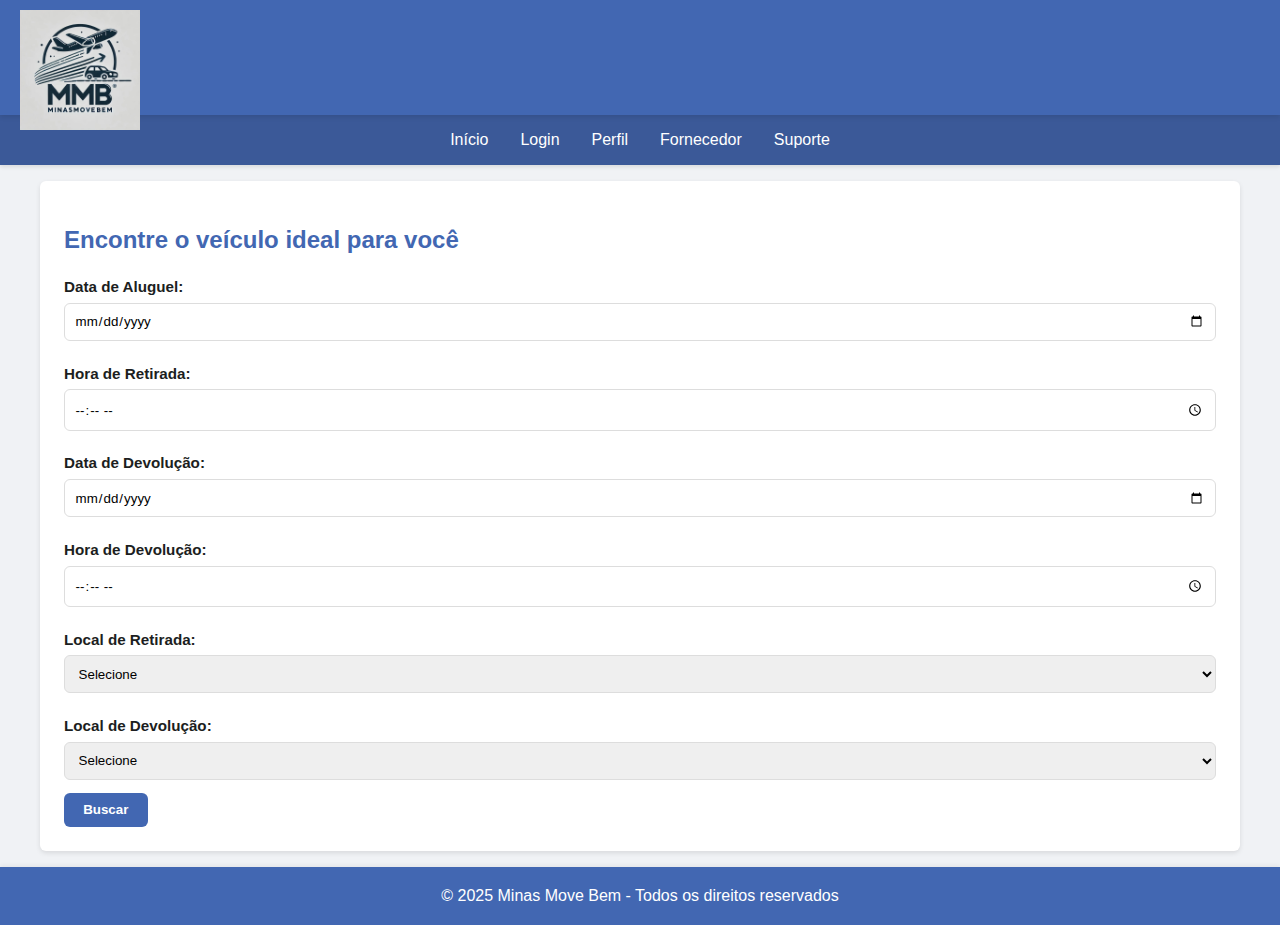
<file: index.html>
<!DOCTYPE html>
<html lang="pt-BR">
<head>
  <meta charset="UTF-8">
  <title>Minas Move Bem - Aluguel de Veículos</title>
  <link rel="stylesheet" href="style.css">
  <script src="script.js"></script>
</head>
<body onload="checkIndex()">
<header>
  <img src="img/logo.png" alt="Minas Move Bem Logo" class="logo">
  <h1>Minas Move Bem</h1>
</header>
<nav id="mainNav">
  <a href="index.html" id="inicioLink">Início</a>
  <a href="login.html" id="loginLink">Login</a>
  <a href="profile.html" id="perfilLink">Perfil</a>
  <a href="supplier.html" id="fornecedorLink">Fornecedor</a>
  <a href="admin.html" id="adminLink" style="display:none;">ADM</a>
  <a href="myrentals.html" id="myRentalsLink" style="display:none;">Meus Aluguéis</a>
  <a href="suporte.html">Suporte</a>
</nav>

<div class="container">
  <h2>Encontre o veículo ideal para você</h2>
  <form onsubmit="return handleSearch(event)">
    <label for="data-aluguel">Data de Aluguel:</label>
    <input type="date" id="data-aluguel" name="data-aluguel" required>

    <label for="hora-aluguel">Hora de Retirada:</label>
    <input type="time" id="hora-aluguel" name="hora-aluguel" required>

    <label for="data-devolucao">Data de Devolução:</label>
    <input type="date" id="data-devolucao" name="data-devolucao" required>

    <label for="hora-devolucao">Hora de Devolução:</label>
    <input type="time" id="hora-devolucao" name="hora-devolucao" required>

    <label for="local-retirada">Local de Retirada:</label>
    <select id="local-retirada" name="local-retirada" required>
      <option value="">Selecione</option>
      <option value="São Paulo">São Paulo</option>
      <option value="Rio de Janeiro">Rio de Janeiro</option>
      <option value="São Bernardo">São Bernardo</option>
    </select>

    <label for="local-devolucao">Local de Devolução:</label>
    <select id="local-devolucao" name="local-devolucao" required>
      <option value="">Selecione</option>
      <option value="São Paulo">São Paulo</option>
      <option value="Rio de Janeiro">Rio de Janeiro</option>
      <option value="São Bernardo">São Bernardo</option>
    </select>

    <button type="submit">Buscar</button>
  </form>
</div>

<footer>
  <p>&copy; 2025 Minas Move Bem - Todos os direitos reservados</p>
</footer>

<script>
  function checkIndex() {
    const user = getLoggedUser();
    const loginLink = document.getElementById('loginLink');
    const adminLink = document.getElementById('adminLink');
    const myRentalsLink = document.getElementById('myRentalsLink');

    if (user) {
      loginLink.style.display = 'none';
      myRentalsLink.style.display = 'inline-block';
      if (user.isAdmin) {
        adminLink.style.display = 'inline-block';
      }
    }
  }

  function handleSearch(e) {
    e.preventDefault();
    // salva data-aluguel e data-devolucao no localStorage
    const startDate = document.getElementById('data-aluguel').value;
    const endDate = document.getElementById('data-devolucao').value;

    localStorage.setItem('startDate', startDate);
    localStorage.setItem('endDate', endDate);

    // Redireciona para vehicles.html
    window.location.href = 'vehicles.html';
    return false;
  }
</script>
</body>
</html>
</file>
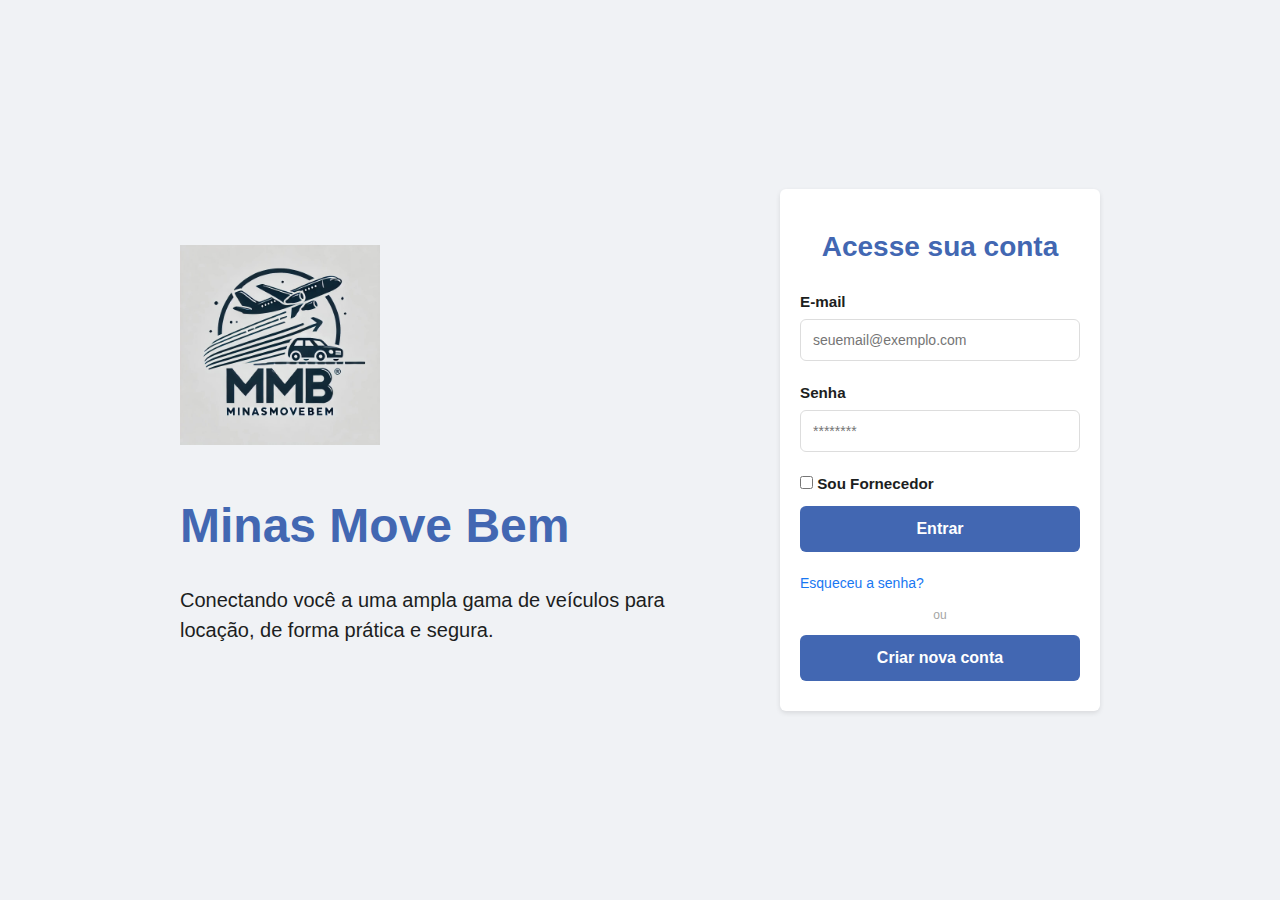
<file: admin.html>
<!DOCTYPE html>
<html lang="pt-BR">
<head>
  <meta charset="UTF-8">
  <title>Painel Administrativo - Minas Move Bem</title>
  <link rel="stylesheet" href="style.css">
  <style>
      /* Exemplo simples de menu lateral */
      .admin-container {
          display: flex;
      }
      .admin-menu {
          width: 200px;
          background: #34495e;
          color: #fff;
          min-height: 80vh;
          padding: 1rem;
      }
      .admin-menu a {
          display: block;
          color: #fff;
          text-decoration: none;
          margin: 0.5rem 0;
      }
      .admin-content {
          flex: 1;
          padding: 1rem;
      }
  </style>
</head>
<body onload="loadAdmin()">
<header>
  <img src="img/logo.png" alt="Minas Move Bem Logo" class="logo">
  <h1>Painel Administrativo</h1>
</header>
<div class="admin-container">
  <div class="admin-menu">
    <h3>Menu ADM</h3>
    <a href="index.html">Início</a>
    <a href="vehicles.html">Ver Veículos Disponíveis</a>
    <a href="supplier.html">Gerenciar Todos Veículos</a>
    <a href="myrentals.html">Meus Aluguéis</a>
    <a href="profile.html">Perfil</a>
    <a href="suporte.html">Suporte</a>
  </div>
  <div class="admin-content" id="adminContent">
    <h2>Bem-vindo(a) Administrador(a)!</h2>
    <p>Aqui você pode controlar todo o sistema sem restrições.</p>
  </div>
</div>
<footer>
  <p>&copy; 2025 Minas Move Bem</p>
</footer>

<script src="script.js"></script>
<script>
  function loadAdmin() {
    const user = getLoggedUser();
    if (!user || !user.isAdmin) {
      alert("Acesso restrito ao ADM.");
      window.location.href = "login.html";
      return;
    }
  }
</script>
</body>
</html>
</file>
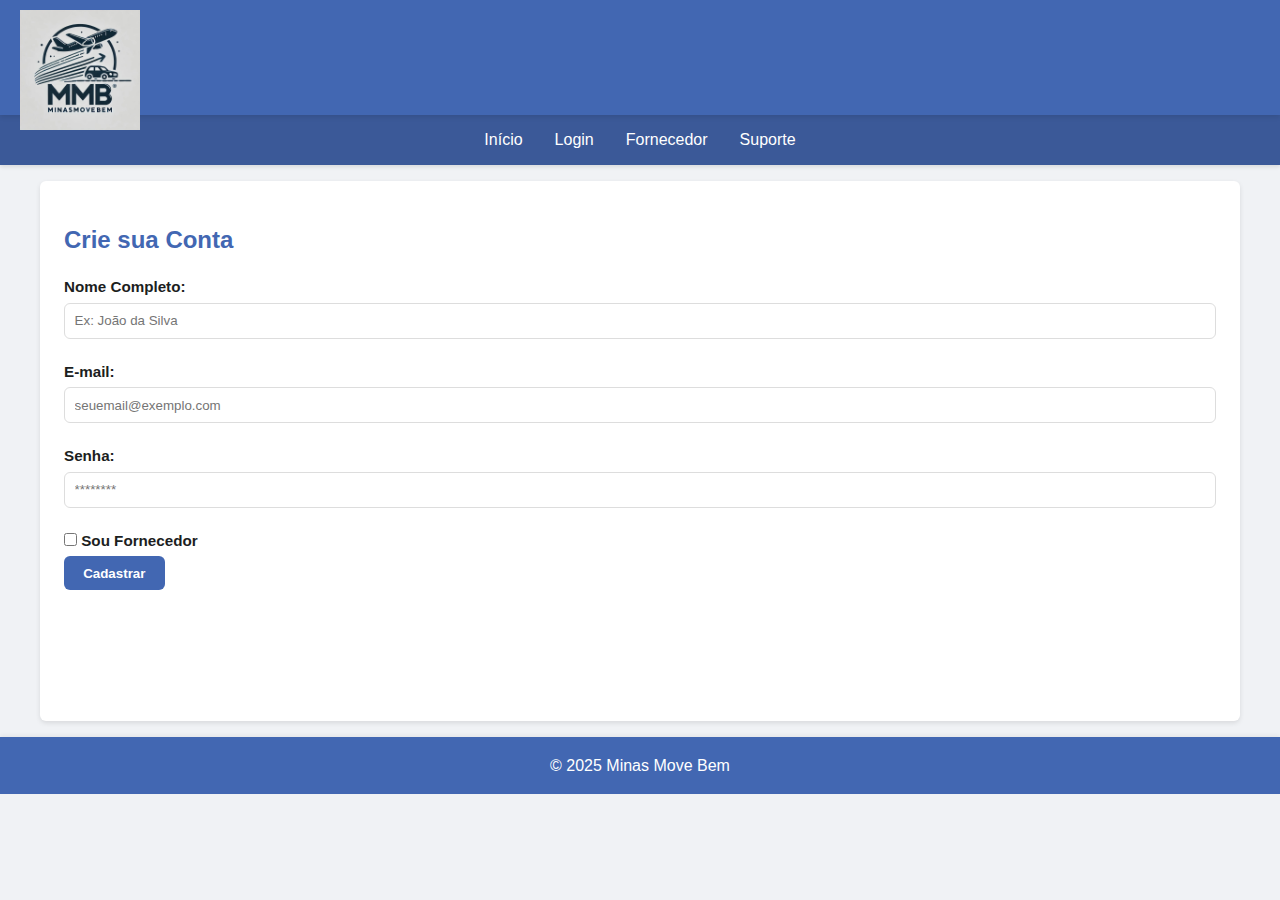
<file: cadastro.html>
<!DOCTYPE html>
<html lang="pt-BR">
<head>
  <meta charset="UTF-8">
  <title>Cadastro - Minas Move Bem</title>
  <link rel="stylesheet" href="style.css">
</head>
<body>
<header>
  <img src="img/logo.png" alt="Minas Move Bem Logo" class="logo">
  <h1>Cadastro</h1>
</header>
<nav>
  <a href="index.html">Início</a>
  <a href="login.html">Login</a>
  <a href="supplier.html">Fornecedor</a>
  <a href="suporte.html">Suporte</a>
</nav>
<div class="container">
  <h2>Crie sua Conta</h2>
  <form onsubmit="return handleRegister(event)">
    <label for="nome">Nome Completo:</label>
    <input type="text" id="nome" placeholder="Ex: João da Silva" required>

    <label for="email">E-mail:</label>
    <input type="email" id="email" placeholder="seuemail@exemplo.com" required>

    <label for="senha">Senha:</label>
    <input type="password" id="senha" placeholder="********" required>

    <label>
      <input type="checkbox" id="supplierCheck">
      Sou Fornecedor
    </label>

    <!-- Campo que aparece somente se for fornecedor -->
    <div id="specialPassArea" style="display:none;">
      <label for="specialPass">Senha Especial:</label>
      <input type="password" id="specialPass" placeholder="220423">
    </div>

    <button type="submit">Cadastrar</button>
  </form>
</div>
<footer>
  <p>&copy; 2025 Minas Move Bem</p>
</footer>

<script src="script.js"></script>
<script>
  const supplierCheck = document.getElementById('supplierCheck');
  supplierCheck.addEventListener('change', () => {
    const spArea = document.getElementById('specialPassArea');
    if (supplierCheck.checked) {
      spArea.style.display = 'block';
    } else {
      spArea.style.display = 'none';
    }
  });

  function handleRegister(e) {
    e.preventDefault();
    const name = document.getElementById('nome').value;
    const email = document.getElementById('email').value;
    const password = document.getElementById('senha').value;
    const isSupplier = document.getElementById('supplierCheck').checked;
    const specialPass = document.getElementById('specialPass').value;

    const result = registerUser(email, password, name, isSupplier, specialPass);
    if (!result.success) {
      alert(result.msg);
      return false;
    }
    alert(result.msg);
    window.location.href = 'login.html';
    return false;
  }
</script>
</body>
</html>
</file>
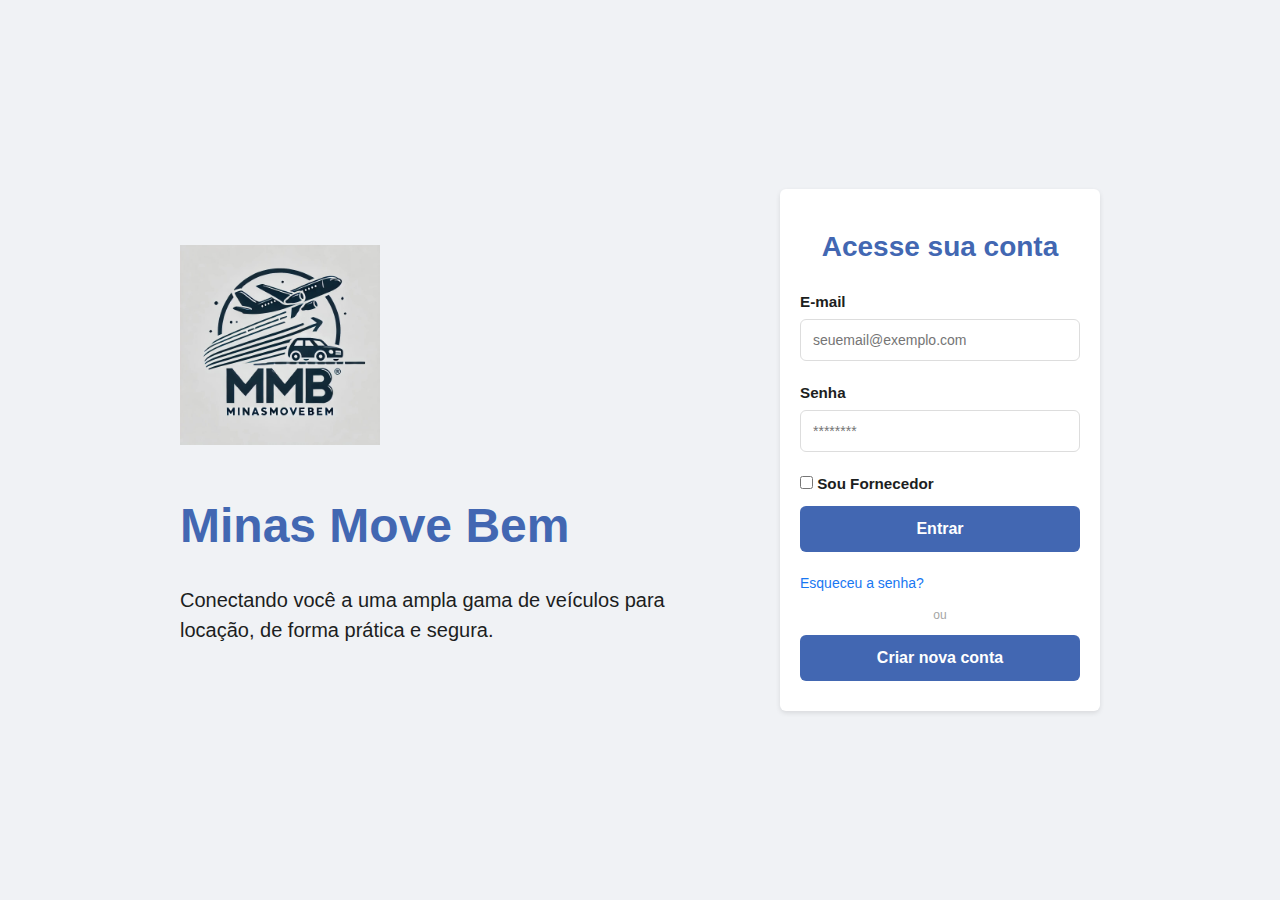
<file: login.html>
<!DOCTYPE html>
<html lang="pt-BR">
<head>
  <meta charset="UTF-8" />
  <title>Login - Minas Move Bem</title>
  <link rel="stylesheet" href="style.css">
</head>
<body>
<!--
  Página de LOGIN inspirada no layout do Facebook:
  Duas colunas (à esquerda o logo + frase, à direita o formulário).
  A “index.html” do seu site permanece como está!
-->
<div class="home-container">
  <!-- COLUNA ESQUERDA: Logo e texto -->
  <div class="left-col">
    <img src="img/logo.png" alt="Logo Minas Move Bem" style="max-width: 200px; margin-bottom: 20px;">
    <h1>Minas Move Bem</h1>
    <p>Conectando você a uma ampla gama de veículos para locação, de forma prática e segura.</p>
  </div>

  <!-- COLUNA DIREITA: Formulário de login -->
  <div class="right-col">
    <div class="login-box">
      <h2>Acesse sua conta</h2>
      <form onsubmit="return handleLogin(event)">
        <label for="email">E-mail</label>
        <input type="email" id="email" placeholder="seuemail@exemplo.com" required>

        <label for="senha">Senha</label>
        <input type="password" id="senha" placeholder="********" required>

        <!-- (Opcional) Checkbox para login de fornecedor -->
        <div style="margin: 10px 0;">
          <label>
            <input type="checkbox" id="isSupplier">
            Sou Fornecedor
          </label>
        </div>

        <button type="submit">Entrar</button>
      </form>

      <a href="#" style="margin-top: 10px; display:inline-block;">Esqueceu a senha?</a>

      <div class="divider">ou</div>

      <!-- Botão para criar conta, linkando cadastro.html -->
      <button class="create-account-btn" onclick="window.location.href='cadastro.html'">
        Criar nova conta
      </button>
    </div>
  </div>
</div>

<!-- SEU ARQUIVO DE SCRIPT -->
<script src="script.js"></script>
<script>
  function handleLogin(event) {
    event.preventDefault();
    const email = document.getElementById('email').value.trim();
    const password = document.getElementById('senha').value.trim();
    const isSupplierLogin = document.getElementById('isSupplier').checked;

    // Usa a função do script.js
    const success = loginUser(email, password, isSupplierLogin);
    if (!success) {
      alert("Credenciais inválidas ou tipo de usuário incorreto.");
      return false;
    }

    // Se deu certo: redirecionar
    alert("Login bem-sucedido!");
    window.location.href = "index.html";
    // Ajuste se quiser redirecionar fornecedor para supplier.html, por ex.:
    // if(isSupplierLogin) window.location.href = "supplier.html";

    return false;
  }
</script>
</body>
</html>
</file>
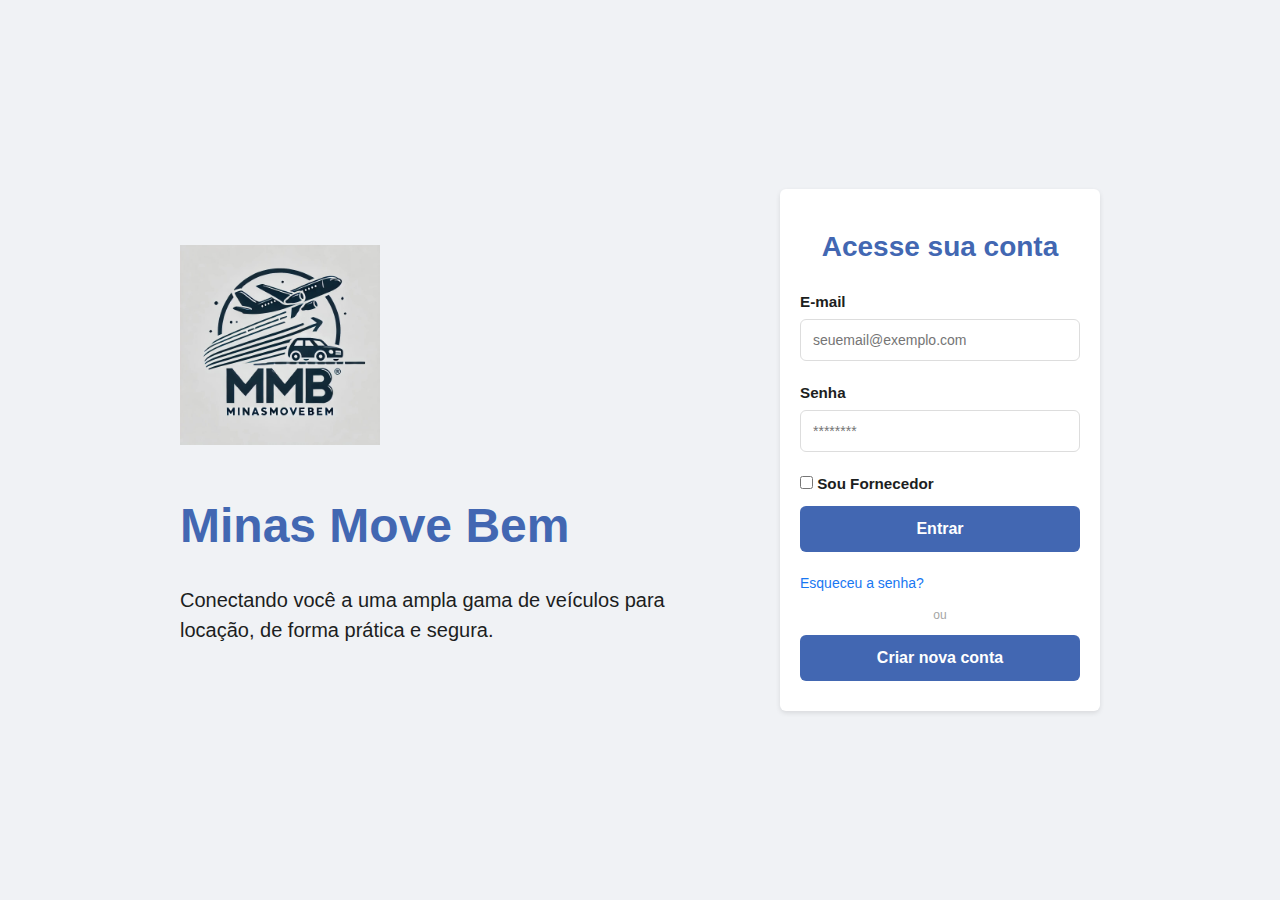
<file: myrentals.html>
<!DOCTYPE html>
<html lang="pt-BR">
<head>
  <meta charset="UTF-8">
  <title>Meus Aluguéis - Minas Move Bem</title>
  <link rel="stylesheet" href="style.css">
</head>
<body onload="loadMyRentals()">
<header>
  <img src="img/logo.png" alt="Minas Move Bem Logo" class="logo">
  <h1>Meus Aluguéis</h1>
</header>
<nav>
  <a href="index.html">Início</a>
  <a href="login.html" id="loginLink">Login</a>
  <a href="profile.html">Perfil</a>
  <a href="supplier.html">Fornecedor</a>
  <a href="admin.html" id="adminLink" style="display:none;">ADM</a>
  <a href="myrentals.html" style="display:none;" id="myRentalsLink">Meus Aluguéis</a>
  <a href="suporte.html">Suporte</a>
</nav>
<div class="container" id="rentalsContainer">
</div>
<footer>
  <p>&copy; 2025 Minas Move Bem</p>
</footer>

<script src="script.js"></script>
<script>
  let user = null;

  function loadMyRentals() {
    user = getLoggedUser();
    if (!user) {
      alert("Você precisa estar logado.");
      window.location.href = "login.html";
      return;
    }
    document.getElementById('loginLink').style.display = 'none';
    document.getElementById('myRentalsLink').style.display = 'inline-block';
    if (user.isAdmin) {
      document.getElementById('adminLink').style.display = 'inline-block';
    }

    renderRentals();
  }

  function renderRentals() {
    const cont = document.getElementById('rentalsContainer');
    if (!user.rentals || user.rentals.length === 0) {
      cont.innerHTML = "<p>Você ainda não alugou nenhum veículo.</p>";
      return;
    }
    let html = "<h2>Veículos Alugados</h2><ul class='item-list'>";
    user.rentals.forEach(vid => {
      const v = getVehicleById(vid);
      if (!v) return;
      html += `
          <li class="item">
            <img src="${v.photo || 'https://via.placeholder.com/300x200?text=Veículo'}" alt="${v.name}">
            <p><strong>${v.name}</strong></p>
            <button class="button" onclick="showRatingForm(${v.id})">Avaliar</button>
          </li>
        `;
    });
    html += "</ul>";
    cont.innerHTML = html;
  }

  function showRatingForm(vehicleId) {
    const v = getVehicleById(vehicleId);
    const cont = document.getElementById('rentalsContainer');
    const existingReview = getReviewsByVehicle(vehicleId).find(r => r.userId == user.id);

    const ratingVal = existingReview ? existingReview.rating : 5;
    const commentVal = existingReview ? existingReview.comment : "";

    cont.innerHTML = `
        <h2>Avaliar Veículo: ${v.name}</h2>
        <label>Nota (1-5):</label>
        <input type="number" id="ratingValue" min="1" max="5" value="${ratingVal}">
        <label>Comentário:</label>
        <textarea id="ratingComment" rows="3">${commentVal}</textarea>
        <button class="button" onclick="saveRating(${v.id})">Salvar Avaliação</button>
        <button class="button" onclick="renderRentals()">Cancelar</button>
      `;
  }

  function saveRating(vehicleId) {
    const ratingValue = document.getElementById('ratingValue').value;
    const ratingComment = document.getElementById('ratingComment').value;

    createReview({
      userId: user.id,
      vehicleId,
      rating: ratingValue,
      comment: ratingComment
    });
    alert("Avaliação salva!");
    renderRentals();
  }
</script>
</body>
</html>
</file>
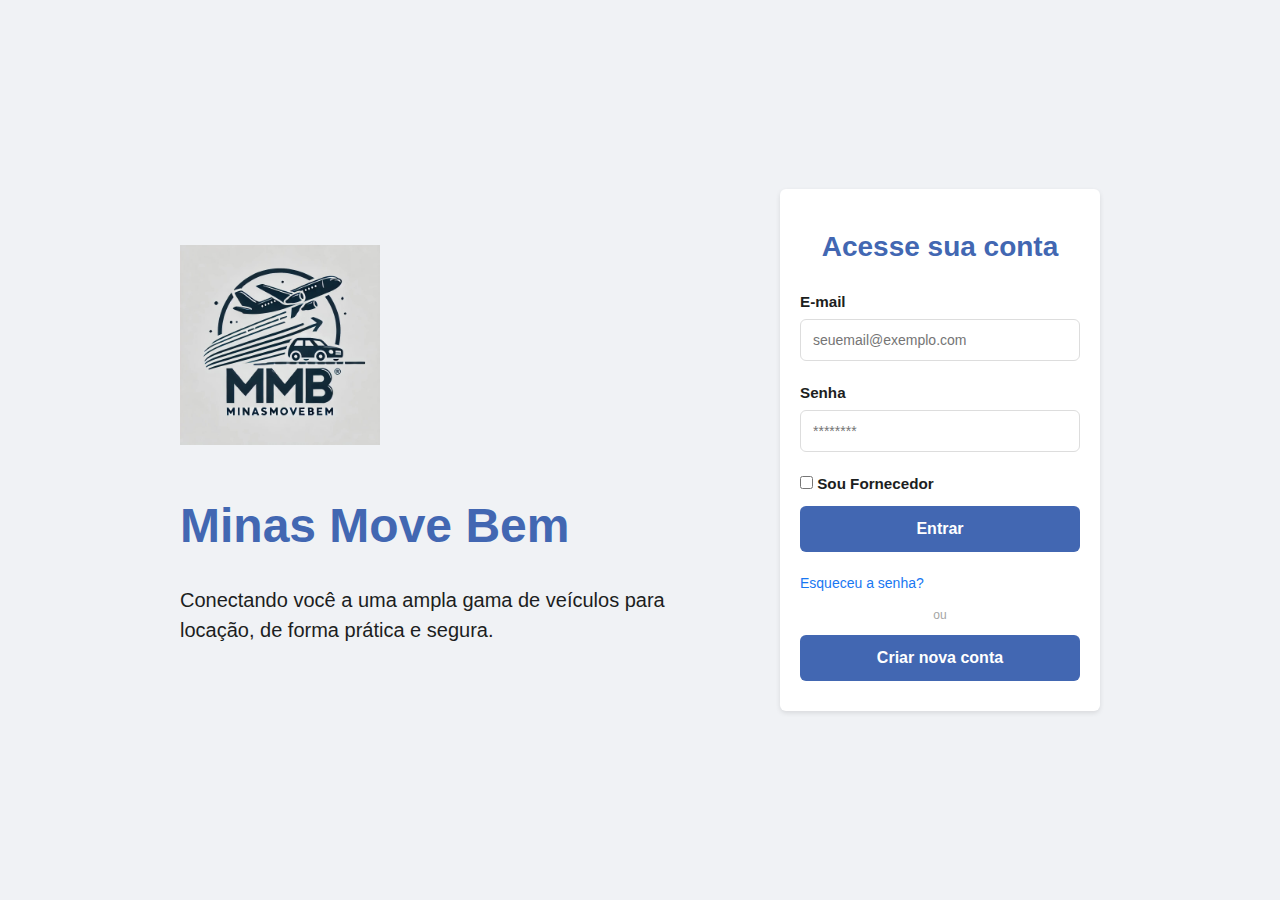
<file: payment-next.html>
<!DOCTYPE html>
<html lang="pt-BR">
<head>
  <meta charset="UTF-8">
  <title>Finalize seu Pagamento - Minas Move Bem</title>
  <link rel="stylesheet" href="style.css">
</head>
<body onload="loadPaymentNext()">
<header>
  <img src="img/logo.png" alt="Minas Move Bem Logo" class="logo">
  <h1>Finalize seu Pagamento</h1>
</header>
<nav>
  <a href="index.html">Início</a>
  <a href="login.html" id="loginLink">Login</a>
  <a href="profile.html">Perfil</a>
  <a href="supplier.html">Fornecedor</a>
  <a href="admin.html" id="adminLink" style="display:none;">ADM</a>
  <a href="myrentals.html" style="display:none;" id="myRentalsLink">Meus Aluguéis</a>
  <a href="suporte.html">Suporte</a>
</nav>
<div class="container" id="paymentNextContainer">
</div>
<footer>
  <p>&copy; 2025 Minas Move Bem</p>
</footer>

<script src="script.js"></script>
<script>
  let vehicleId = null;
  let paymentMethod = null;
  let currentUser = null;

  function loadPaymentNext() {
    currentUser = getLoggedUser();
    if (!currentUser) {
      alert("Você precisa estar logado.");
      window.location.href = "login.html";
      return;
    } else {
      document.getElementById('loginLink').style.display = 'none';
      document.getElementById('myRentalsLink').style.display = 'inline-block';
      if (currentUser.isAdmin) {
        document.getElementById('adminLink').style.display = 'inline-block';
      }
    }

    const urlParams = new URLSearchParams(window.location.search);
    vehicleId = urlParams.get('id');
    paymentMethod = urlParams.get('method');
    const vehicle = getVehicleById(vehicleId);
    if (!vehicle) {
      document.getElementById('paymentNextContainer').innerHTML = "<p>Veículo não encontrado.</p>";
      return;
    }
    let methodText = (paymentMethod === 'pix' ? "Pix" : "Boleto");
    document.getElementById('paymentNextContainer').innerHTML = `
        <h2>${methodText} - Instruções</h2>
        <p>Depois que seu pagamento for confirmado, você receberá um e-mail confirmando o aluguel do veículo <strong>${vehicle.name}</strong>.</p>
        <p>Para prosseguir, clique no botão abaixo. (Simulação)</p>
        <button class="button" onclick="confirmPayment()">Confirmar Pagamento</button>
      `;
  }

  function confirmPayment() {
    updateVehicle(vehicleId, { status: "Alugado" });
    const users = getData('users');
    const me = users.find(u => u.id === currentUser.id);
    if (!me.rentals.includes(Number(vehicleId))) {
      me.rentals.push(Number(vehicleId));
    }
    setData('users', users);

    alert("Pagamento confirmado. Veículo alugado!");
    window.location.href = "success.html?id=" + vehicleId;
  }
</script>
</body>
</html>
</file>
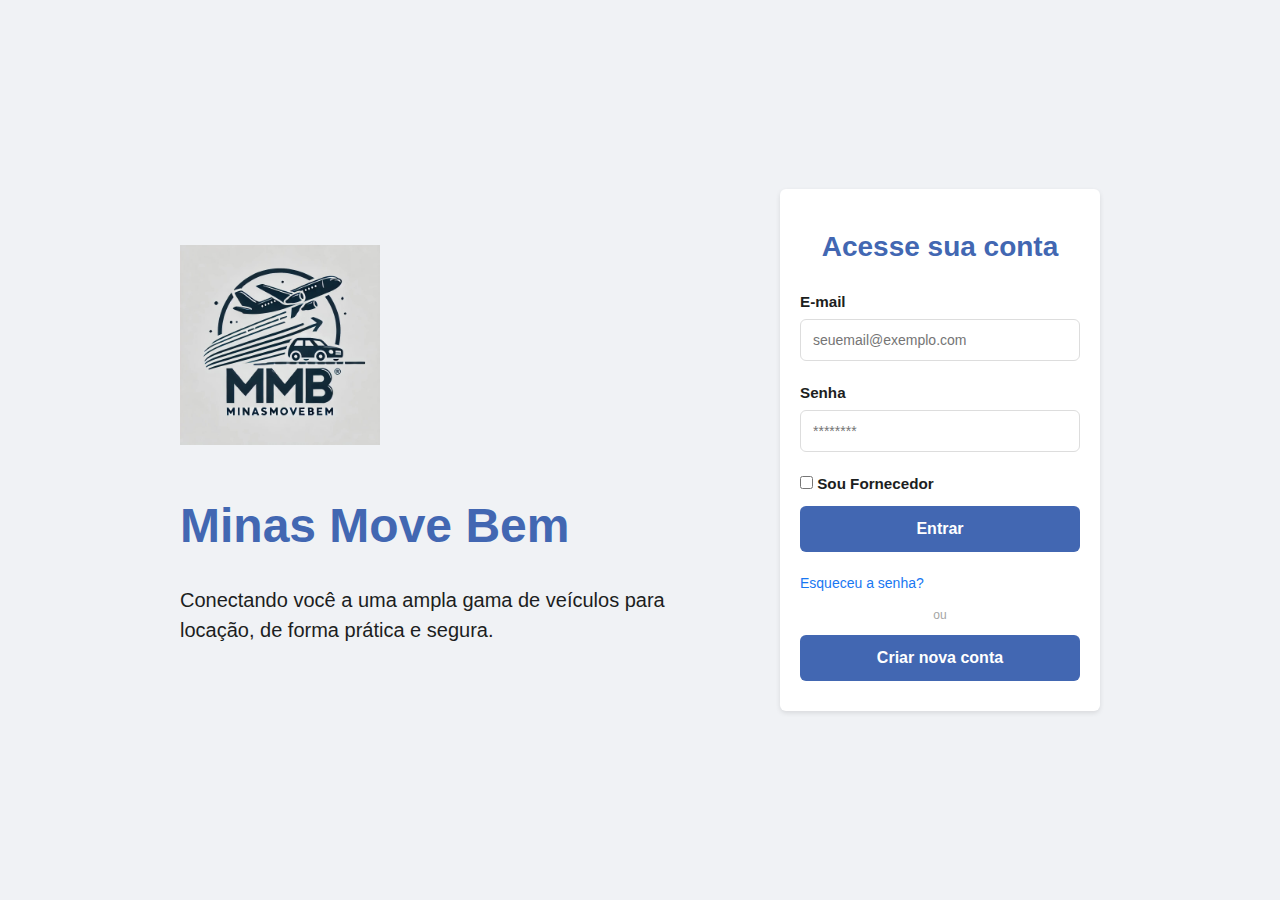
<file: payment.html>
<!DOCTYPE html>
<html lang="pt-BR">
<head>
  <meta charset="UTF-8">
  <title>Pagamento - Minas Move Bem</title>
  <link rel="stylesheet" href="style.css">
</head>
<body onload="checkPaymentAccess()">
<header>
  <img src="img/logo.png" alt="Minas Move Bem Logo" class="logo">
  <h1>Tela de Pagamento</h1>
</header>
<nav>
  <a href="index.html" id="inicioLink">Início</a>
  <a href="login.html" id="loginLink">Login</a>
  <a href="profile.html">Perfil</a>
  <a href="supplier.html">Fornecedor</a>
  <a href="admin.html" id="adminLink" style="display:none;">ADM</a>
  <a href="myrentals.html" style="display:none;" id="myRentalsLink">Meus Aluguéis</a>
  <a href="suporte.html">Suporte</a>
</nav>
<div class="container">
  <div id="paymentBox"></div>
</div>
<footer>
  <p>&copy; 2025 Minas Move Bem</p>
</footer>

<script src="script.js"></script>
<script>
  let vehicleId = null;
  let totalPrice = 0;
  let paymentMethod = 'cartao';
  let currentUser = null;

  function checkPaymentAccess() {
    currentUser = getLoggedUser();
    if (!currentUser) {
      alert("Você precisa estar logado para efetuar o pagamento.");
      window.location.href = "login.html";
      return;
    } else {
      document.getElementById('loginLink').style.display = 'none';
      document.getElementById('myRentalsLink').style.display = 'inline-block';
      if (currentUser.isAdmin) {
        document.getElementById('adminLink').style.display = 'inline-block';
      }
    }
    const urlParams = new URLSearchParams(window.location.search);
    vehicleId = urlParams.get('id');
    const vehicle = getVehicleById(vehicleId);
    if (!vehicle || vehicle.status !== "Disponível") {
      alert("Veículo inválido ou não disponível.");
      window.location.href = "index.html";
      return;
    }
    renderPaymentForm(vehicle);
  }

  function renderPaymentForm(vehicle) {
    const days = localStorage.getItem('rentalDays') || 1;
    const dailyPrice = parsePriceToNumber(vehicle.price);
    totalPrice = dailyPrice * days;

    const paymentBox = document.getElementById('paymentBox');
    paymentBox.innerHTML = `
      <h2>Pagamento para: ${vehicle.name}</h2>
      <p><strong>Preço/dia:</strong> ${vehicle.price}</p>
      <p><strong>Dias:</strong> ${days}</p>
      <p><strong>Total:</strong> R$ ${totalPrice}</p>
      <hr>
      <p>Escolha a forma de pagamento:</p>
      <label><input type="radio" name="pagamento" value="cartao" checked onchange="selectPaymentMethod('cartao')"> Cartão de Crédito</label><br>
      <label><input type="radio" name="pagamento" value="boleto" onchange="selectPaymentMethod('boleto')"> Boleto</label><br>
      <label><input type="radio" name="pagamento" value="pix" onchange="selectPaymentMethod('pix')"> Pix</label><br><br>

      <div id="paymentOptions"></div>

      <button id="payBtn" class="button">Confirmar Pagamento</button>
    `;

    document.getElementById('payBtn').onclick = () => handlePayment(vehicle.id);
    selectPaymentMethod('cartao');
  }

  function selectPaymentMethod(method) {
    paymentMethod = method;
    const paymentOptions = document.getElementById('paymentOptions');
    const payBtn = document.getElementById('payBtn');

    if (method === 'cartao') {
      payBtn.textContent = "Confirmar Pagamento";
      paymentOptions.innerHTML = `
        <h3>Cartão de Crédito</h3>
        <label>Número do Cartão (16 dígitos):</label>
        <input type="text" id="cardNumber" placeholder="XXXX XXXX XXXX XXXX" maxlength="19">
        <label>Validade (MM/AA):</label>
        <input type="text" id="cardExp" placeholder="MM/AA" maxlength="5">
        <label>CVV (3 dígitos):</label>
        <input type="text" id="cardCVV" placeholder="XXX" maxlength="3">
      `;
    } else if (method === 'boleto') {
      payBtn.textContent = "Próximo";
      paymentOptions.innerHTML = `
        <h3>Boleto</h3>
        <p>Valor a pagar: R$ ${totalPrice}</p>
        <img src="img/boleto.png" alt="Boleto" style="max-width:200px;">
      `;
    } else {
      payBtn.textContent = "Próximo";
      paymentOptions.innerHTML = `
        <h3>Pix</h3>
        <p>Código Pix gerado: ${generateRandomPixCode()}</p>
        <img src="img/pix.png" alt="QRCode Pix" style="max-width:200px;">
      `;
    }
  }

  function handlePayment(vid) {
    if (paymentMethod === 'cartao') {
      const num = (document.getElementById('cardNumber').value || "").replace(/\s/g, '');
      const exp = document.getElementById('cardExp').value;
      const cvv = document.getElementById('cardCVV').value;

      if (!/^\d{16}$/.test(num)) {
        alert("Número de cartão inválido. 16 dígitos numéricos.");
        return;
      }
      if (!/^\d{2}\/\d{2}$/.test(exp)) {
        alert("Validade inválida. Formato MM/AA.");
        return;
      }
      if (!/^\d{3}$/.test(cvv)) {
        alert("CVV inválido.");
        return;
      }
      finalizePayment(vid);
    } else {
      // boleto ou pix => redirect
      window.location.href = "payment-next.html?id=" + vid + "&method=" + paymentMethod;
    }
  }

  function finalizePayment(vehicleId) {
    // Calcular data final
    const days = localStorage.getItem('rentalDays') || 1;
    const today = new Date();
    const rentUntilDate = new Date(today.getTime() + days * 86400000);
    const y = rentUntilDate.getFullYear();
    const m = String(rentUntilDate.getMonth() + 1).padStart(2, '0');
    const d = String(rentUntilDate.getDate()).padStart(2, '0');
    const rentUntilStr = `${y}-${m}-${d}`;

    updateVehicle(vehicleId, {
      status: "Alugado",
      rentUntil: rentUntilStr
    });

    // Adicionar no rentals do usuário
    const users = getData('users');
    const me = users.find(u => u.id === currentUser.id);
    if (!me.rentals.includes(Number(vehicleId))) {
      me.rentals.push(Number(vehicleId));
    }
    setData('users', users);

    alert("Pagamento confirmado. Veículo alugado até " + rentUntilStr);
    window.location.href = "success.html?id=" + vehicleId;
  }

  function generateRandomPixCode() {
    let code = "PIX-";
    for (let i=0; i<10; i++) {
      code += Math.floor(Math.random() * 10);
    }
    return code;
  }
</script>
</body>
</html>
</file>
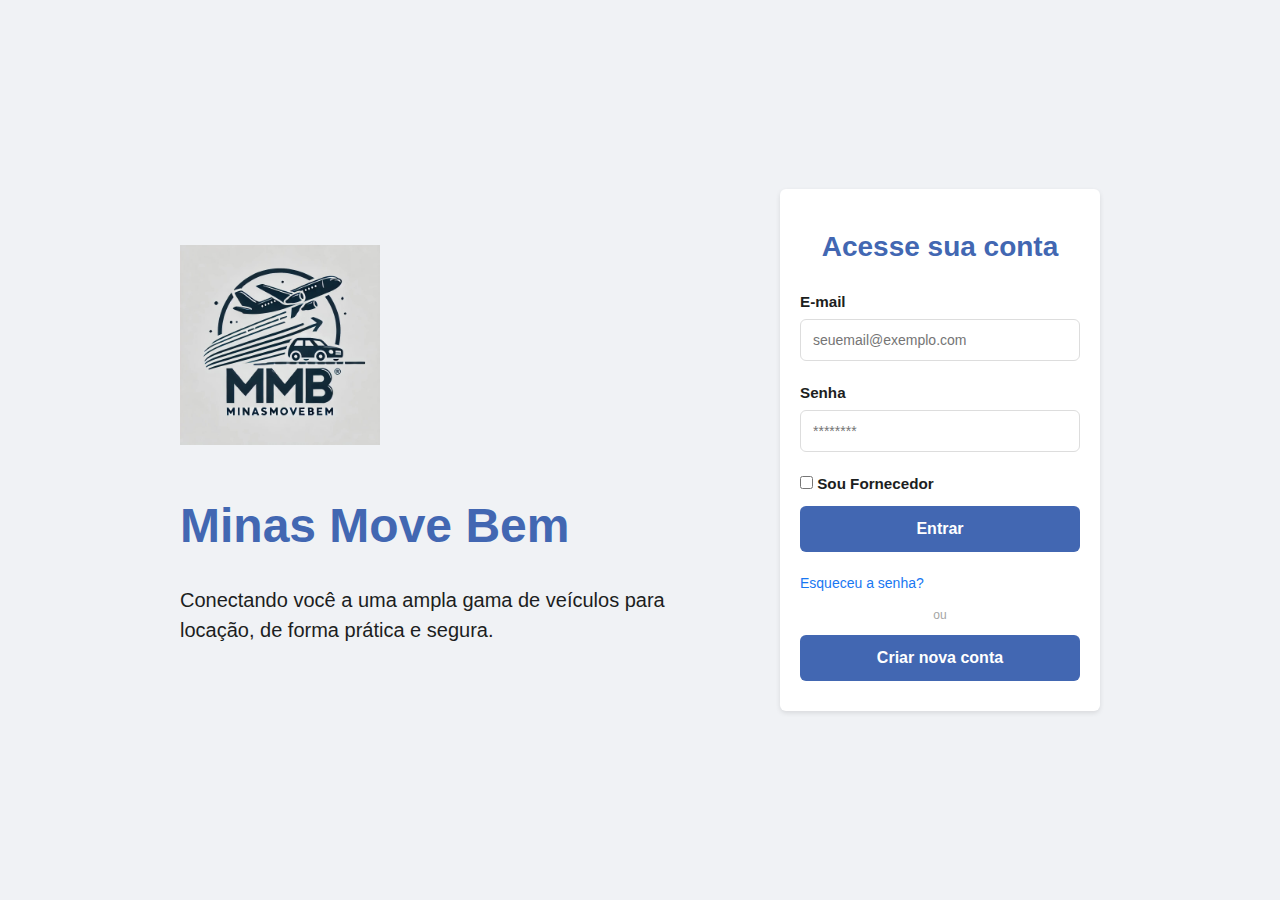
<file: profile.html>
<!DOCTYPE html>
<html lang="pt-BR">
<head>
  <meta charset="UTF-8">
  <title>Meu Perfil</title>
  <link rel="stylesheet" href="style.css">
</head>
<body onload="loadProfile()">
<header>
  <img src="img/logo.png" alt="Minas Move Bem Logo" class="logo">
  <h1>Meu Perfil</h1>
</header>

<nav>
  <a href="index.html">Início</a>
  <a href="login.html" id="loginLink">Login</a>
  <a href="supplier.html">Fornecedor</a>
  <a href="admin.html" id="adminLink" style="display:none;">ADM</a>
  <a href="myrentals.html" id="myRentalsLink" style="display:none;">Meus Aluguéis</a>
  <a href="suporte.html">Suporte</a>
</nav>

<div class="container">
  <h2>Dados do Usuário</h2>
  <div id="profileBox" class="card"></div>
</div>

<footer>
  <p>&copy; 2025 Minas Move Bem</p>
</footer>

<script src="script.js"></script>
<script>
  function loadProfile() {
    const user = getLoggedUser();
    if (!user) {
      alert("Você precisa estar logado para ver seu perfil.");
      window.location.href = "login.html";
      return;
    }

    // Oculta link de login, mostra menus adicionais se necessário
    document.getElementById('loginLink').style.display = 'none';
    document.getElementById('myRentalsLink').style.display = 'inline-block';
    if (user.isAdmin) {
      document.getElementById('adminLink').style.display = 'inline-block';
    }

    renderProfile(user);
  }

  function renderProfile(user) {
    const profileBox = document.getElementById('profileBox');
    profileBox.innerHTML = `
        <img src="${user.photo || 'https://via.placeholder.com/150?text=Sem+Foto'}" alt="Foto de Perfil" style="width:150px;height:150px;border-radius:50%;object-fit:cover;">
        <h3>${user.name}</h3>
        <p><strong>E-mail:</strong> ${user.email}</p>
        <p><strong>Descrição:</strong> ${user.description || '(Nenhuma descrição)'}</p>
        <button class="button" onclick="showEditForm()">Editar Perfil</button>
        <button class="button" onclick="handleLogout()">Sair</button>
      `;
  }

  function showEditForm() {
    const user = getLoggedUser();
    if (!user) return;
    const profileBox = document.getElementById('profileBox');
    profileBox.innerHTML = `
        <h3>Editar Perfil</h3>
        <label>Nome:</label>
        <input type="text" id="editName" value="${user.name}">
        <label>E-mail:</label>
        <input type="text" id="editEmail" value="${user.email}">
        <label>Descrição:</label>
        <textarea id="editDesc">${user.description || ''}</textarea>
        <label>Foto (URL):</label>
        <input type="text" id="editPhoto" value="${user.photo || ''}">
        <button class="button" onclick="saveProfile()">Salvar</button>
        <button class="button" onclick="renderProfile(getLoggedUser())">Cancelar</button>
      `;
  }

  function saveProfile() {
    const user = getLoggedUser();
    if (!user) return;

    const name = document.getElementById('editName').value;
    const email = document.getElementById('editEmail').value;
    const description = document.getElementById('editDesc').value;
    const photo = document.getElementById('editPhoto').value;

    updateUserProfile(user.id, { name, email, description, photo });
    alert("Perfil atualizado!");
    renderProfile(getLoggedUser());
  }

  function handleLogout() {
    logoutUser();
    window.location.href = "login.html";
  }
</script>
</body>
</html>
</file>
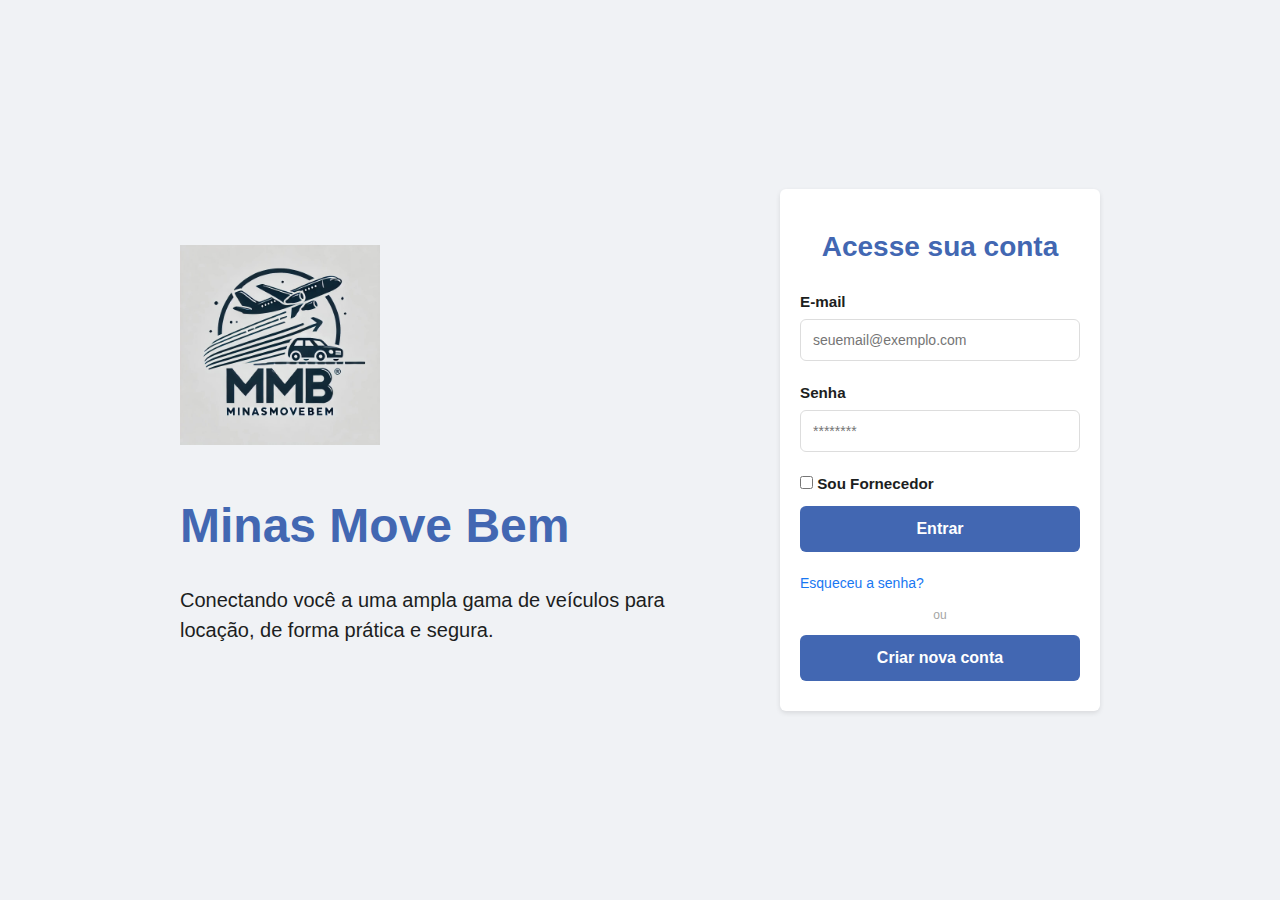
<file: rating.html>
<!DOCTYPE html>
<html lang="pt-BR">
<head>
  <meta charset="UTF-8">
  <title>Avaliação do Serviço - Minas Move Bem</title>
  <link rel="stylesheet" href="style.css">
</head>
<body onload="loadRating()">
<header>
  <img src="img/logo.png" alt="Minas Move Bem Logo" class="logo">
  <h1>Avalie o Serviço</h1>
</header>
<nav>
  <a href="index.html">Início</a>
  <a href="login.html">Login</a>
  <a href="profile.html">Perfil</a>
  <a href="supplier.html">Fornecedor</a>
  <a href="suporte.html">Suporte</a>
</nav>
<div class="container" id="ratingContainer">
</div>
<footer>
  <p>&copy; 2025 Minas Move Bem</p>
</footer>

<script src="script.js"></script>
<script>
  let vehicleId = null;
  function loadRating() {
    const user = getLoggedUser();
    if (!user) {
      alert("Você precisa estar logado para avaliar.");
      window.location.href = "login.html";
      return;
    }
    const urlParams = new URLSearchParams(window.location.search);
    vehicleId = urlParams.get('id');
    const vehicle = getVehicleById(vehicleId);
    if (!vehicle) {
      document.getElementById('ratingContainer').innerHTML = "<p>Veículo não encontrado.</p>";
      return;
    }
    document.getElementById('ratingContainer').innerHTML = `
        <h2>${vehicle.name}</h2>
        <p><strong>Como foi sua experiência?</strong></p>
        <label>Nota (1-5):</label>
        <input type="number" id="ratingValue" min="1" max="5" value="5">
        <label>Comentário:</label>
        <textarea id="ratingComment" rows="3"></textarea>
        <button class="button" onclick="saveRating()">Enviar Avaliação</button>
      `;
  }

  function saveRating() {
    const user = getLoggedUser();
    const ratingValue = document.getElementById('ratingValue').value;
    const ratingComment = document.getElementById('ratingComment').value;

    createReview({
      userId: user.id,
      vehicleId: vehicleId,
      rating: ratingValue,
      comment: ratingComment
    });
    alert("Obrigado pela avaliação!");
    window.location.href = "index.html";
  }
</script>
</body>
</html>
</file>
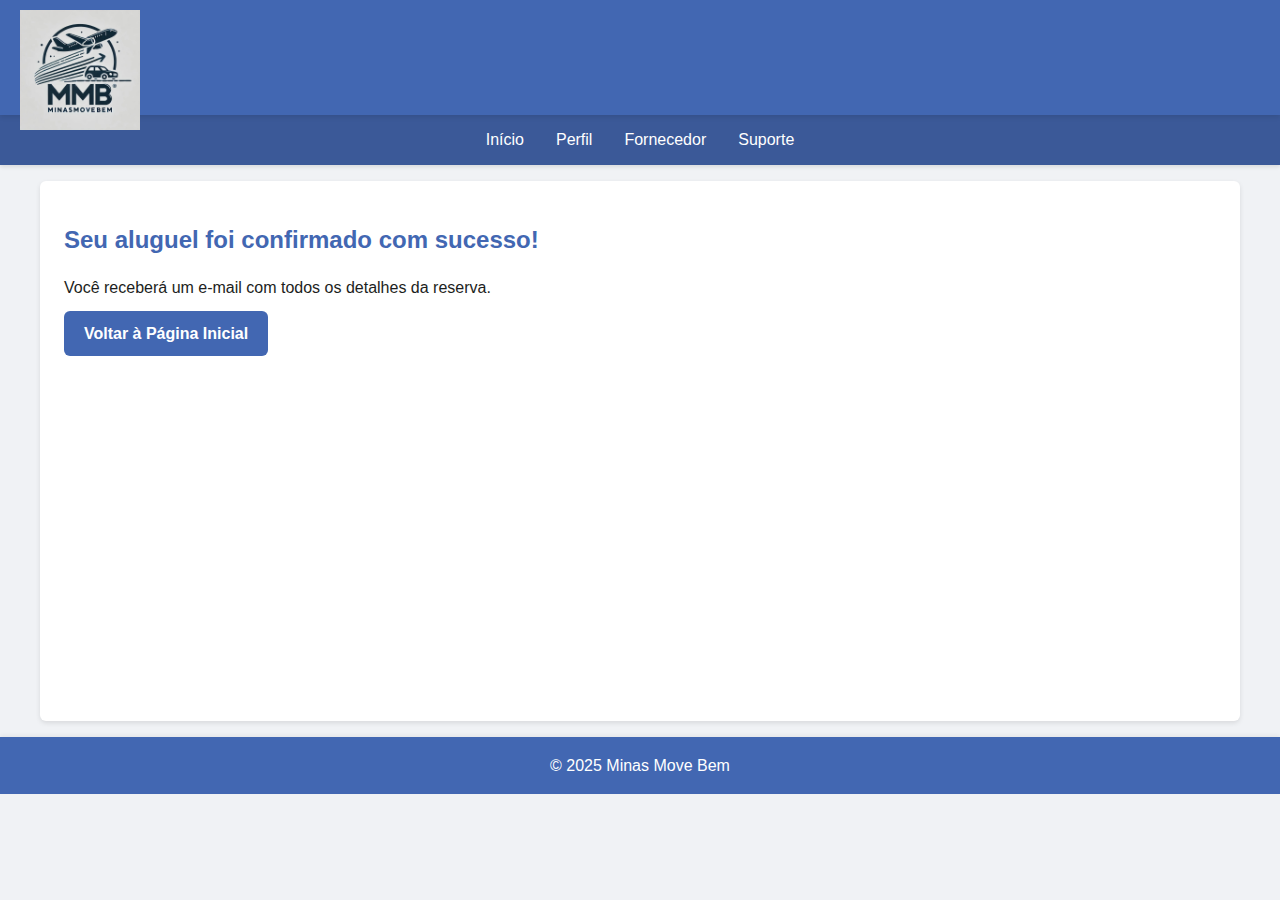
<file: success.html>
<!DOCTYPE html>
<html lang="pt-BR">
<head>
  <meta charset="UTF-8">
  <title>Sucesso no Aluguel - Minas Move Bem</title>
  <link rel="stylesheet" href="style.css">
</head>
<body>
<header>
  <img src="img/logo.png" alt="Minas Move Bem Logo" class="logo">
  <h1>Aluguel Confirmado</h1>
</header>

<nav>
  <a href="index.html">Início</a>
  <a href="profile.html">Perfil</a>
  <a href="supplier.html">Fornecedor</a>
  <a href="admin.html" id="adminLink" style="display:none;">ADM</a>
  <a href="myrentals.html" style="display:none;" id="myRentalsLink">Meus Aluguéis</a>
  <a href="suporte.html">Suporte</a>
</nav>

<div class="container">
  <h2>Seu aluguel foi confirmado com sucesso!</h2>
  <p>Você receberá um e-mail com todos os detalhes da reserva.</p>
  <a href="index.html" class="button">Voltar à Página Inicial</a>
</div>

<footer>
  <p>&copy; 2025 Minas Move Bem</p>
</footer>

<script src="script.js"></script>
<script>
  const user = getLoggedUser();
  if (user) {
    document.getElementById('myRentalsLink').style.display = 'inline-block';
    if (user.isAdmin) {
      document.getElementById('adminLink').style.display = 'inline-block';
    }
  }
</script>
</body>
</html>
</file>
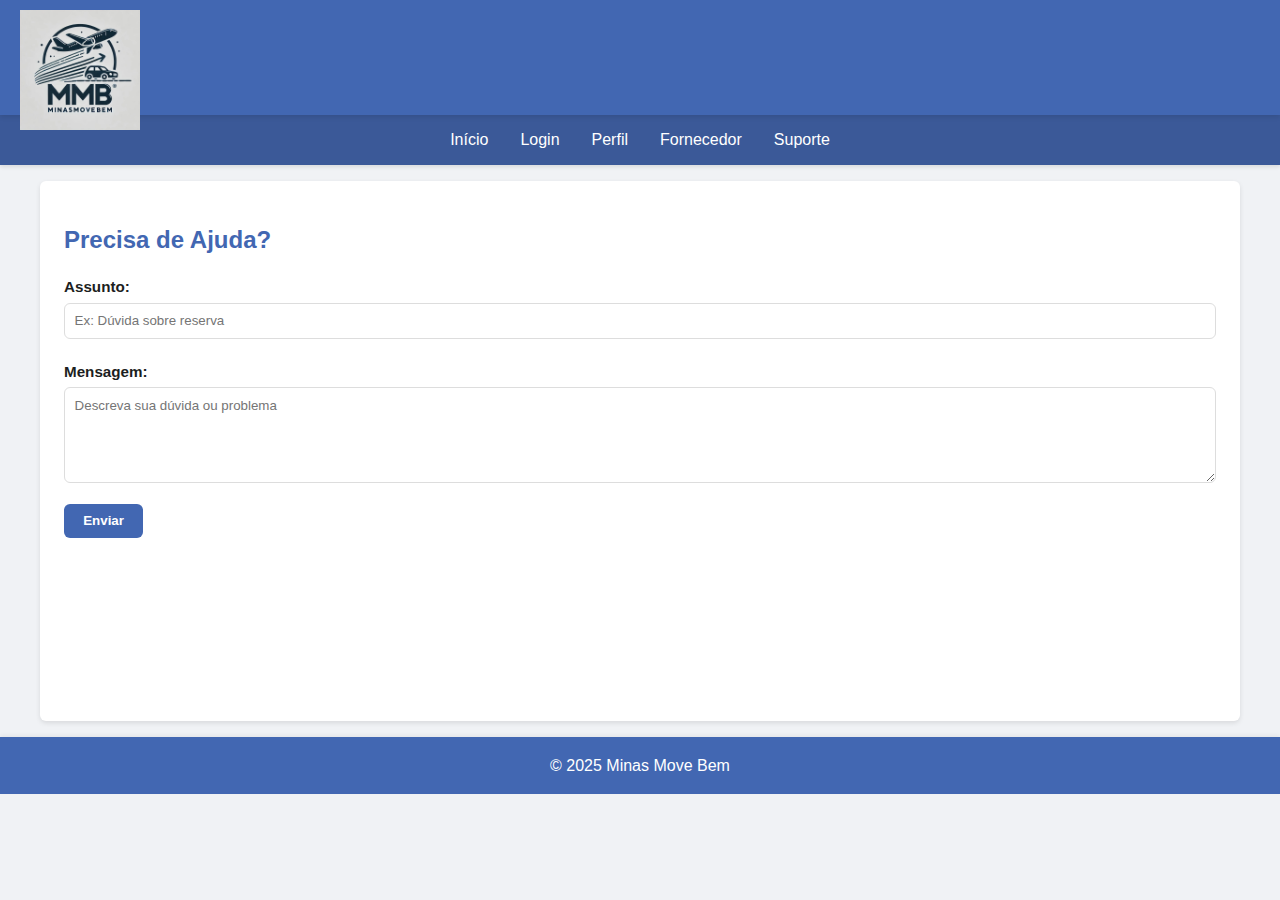
<file: suporte.html>
<!DOCTYPE html>
<html lang="pt-BR">
<head>
  <meta charset="UTF-8">
  <title>Suporte - Minas Move Bem</title>
  <link rel="stylesheet" href="style.css">
</head>
<body>
<header>
  <img src="img/logo.png" alt="Minas Move Bem Logo" class="logo">
  <h1>Suporte</h1>
</header>
<nav>
  <a href="index.html">Início</a>
  <a href="login.html">Login</a>
  <a href="profile.html">Perfil</a>
  <a href="supplier.html">Fornecedor</a>
  <a href="suporte.html">Suporte</a>
</nav>
<div class="container">
  <h2>Precisa de Ajuda?</h2>
  <form>
    <label for="assunto">Assunto:</label>
    <input type="text" id="assunto" name="assunto" placeholder="Ex: Dúvida sobre reserva" required>
    <label for="mensagem">Mensagem:</label>
    <textarea id="mensagem" name="mensagem" rows="5" placeholder="Descreva sua dúvida ou problema" required></textarea>
    <button type="submit">Enviar</button>
  </form>
</div>
<footer>
  <p>&copy; 2025 Minas Move Bem</p>
</footer>
</body>
</html>
</file>
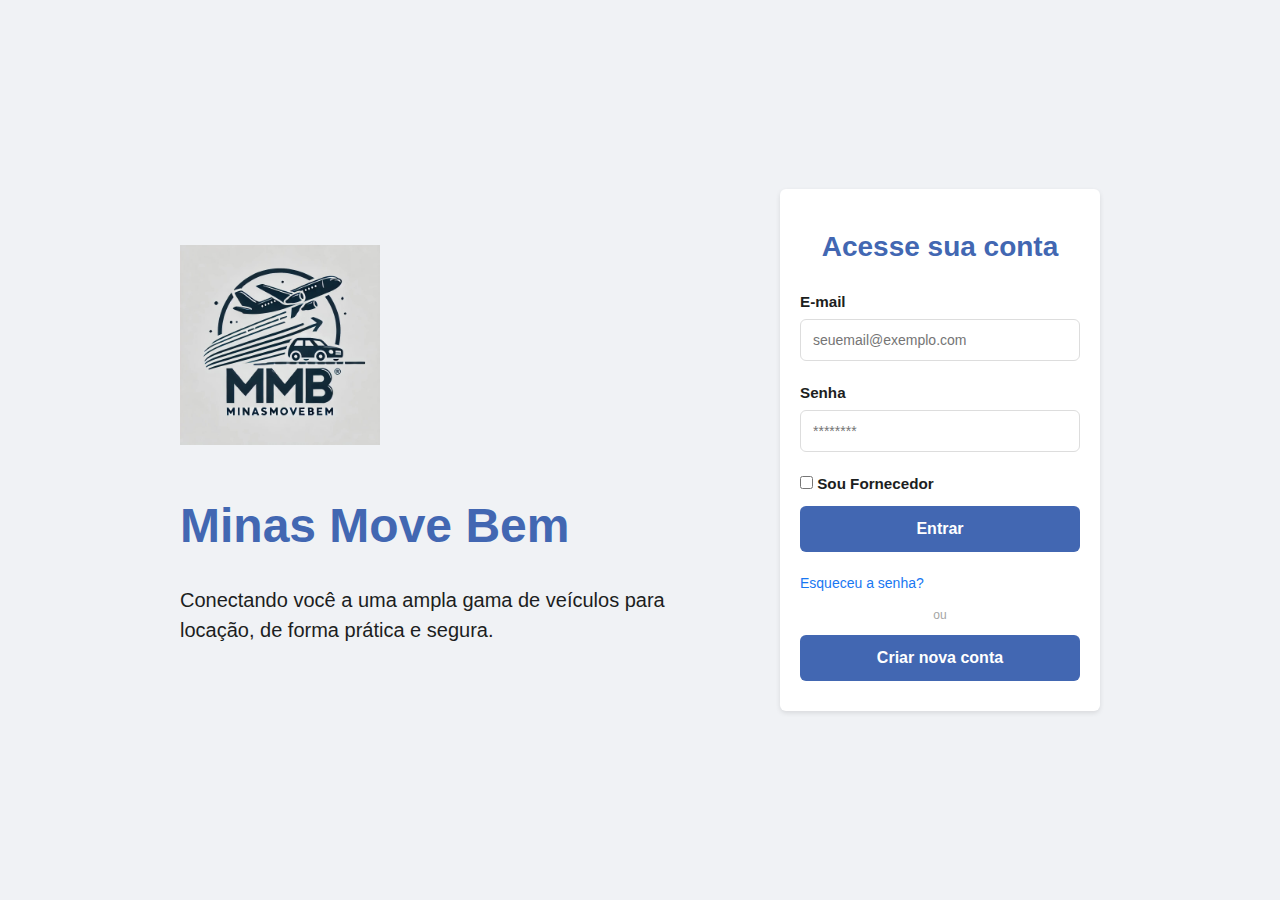
<file: supplier.html>
<!DOCTYPE html>
<html lang="pt-BR">
<head>
  <meta charset="UTF-8">
  <title>Área do Fornecedor - Minas Move Bem</title>
  <link rel="stylesheet" href="style.css">
</head>
<body onload="loadSupplierPage()">
<header>
  <img src="img/logo.png" alt="Minas Move Bem Logo" class="logo">
  <h1>Área do Fornecedor</h1>
</header>
<nav>
  <a href="index.html">Início</a>
  <a href="login.html" id="loginLink">Login</a>
  <a href="profile.html">Perfil</a>
  <a href="admin.html" id="adminLink" style="display:none;">ADM</a>
  <a href="myrentals.html" style="display:none;" id="myRentalsLink">Meus Aluguéis</a>
  <a href="suporte.html">Suporte</a>
</nav>
<div class="container" id="supplierContainer"></div>
<footer>
  <p>&copy; 2025 Minas Move Bem</p>
</footer>

<script src="script.js"></script>
<script>
  let currentUser = null;

  function loadSupplierPage() {
    currentUser = getLoggedUser();
    if (!currentUser || (!currentUser.isSupplier && !currentUser.isAdmin)) {
      alert("Acesso restrito a fornecedores/ADM. Faça login como fornecedor ou ADM.");
      window.location.href = "login.html";
      return;
    }
    if (currentUser) {
      document.getElementById('loginLink').style.display = 'none';
      document.getElementById('myRentalsLink').style.display = 'inline-block';
      if (currentUser.isAdmin) {
        document.getElementById('adminLink').style.display = 'inline-block';
      }
    }
    renderSupplierVehicles();
  }

  function renderSupplierVehicles() {
    const container = document.getElementById('supplierContainer');
    container.innerHTML = `
        <h2>Meus Veículos</h2>
        <button class="button" onclick="showNewVehicleForm()">Cadastrar Novo Veículo</button>
        <div id="vehicleList"></div>
      `;
    loadMyVehicles();
  }

  function loadMyVehicles() {
    const listDiv = document.getElementById('vehicleList');
    let vehicles = getAllVehicles();

    if (!currentUser.isAdmin) {
      // se não é ADM, filtra pelos veículos do fornecedor
      vehicles = vehicles.filter(v => v.ownerId == currentUser.id);
    }

    if (vehicles.length === 0) {
      listDiv.innerHTML = "<p>Nenhum veículo cadastrado.</p>";
      return;
    }
    let html = '<ul class="item-list">';
    vehicles.forEach(v => {
      html += `
          <li class="item">
            <img src="${v.photo || 'https://via.placeholder.com/300x200?text=Veículo'}" alt="${v.name}">
            <p><strong>${v.name}</strong></p>
            <p>Status: ${v.status}</p>
            <button class="button" onclick="editVehicle(${v.id})">Editar</button>
            <button class="button" onclick="deleteVehicleHandler(${v.id})">Excluir</button>
          </li>
        `;
    });
    html += '</ul>';
    listDiv.innerHTML = html;
  }

  function showNewVehicleForm() {
    const container = document.getElementById('vehicleList');
    container.innerHTML = `
        <h3>Novo Veículo</h3>
        <label>Nome:</label>
        <input type="text" id="newName">
        <label>Descrição:</label>
        <textarea id="newDesc"></textarea>
        <label>Preço (ex: R$ 200/dia):</label>
        <input type="text" id="newPrice">
        <label>Foto (URL):</label>
        <input type="text" id="newPhoto">
        <label>Categoria:</label>
        <select id="newCategory">
          <option value="moto">moto</option>
          <option value="carro">carro</option>
          <option value="aéreo">aéreo</option>
          <option value="marítimo">marítimo</option>
        </select>
        <button class="button" onclick="createVehicleHandler()">Salvar</button>
      `;
  }

  function createVehicleHandler() {
    const name = document.getElementById('newName').value;
    const description = document.getElementById('newDesc').value;
    const price = document.getElementById('newPrice').value;
    const photo = document.getElementById('newPhoto').value;
    const category = document.getElementById('newCategory').value;

    createVehicle({
      name, description, price, photo, status: "Disponível",
      ownerId: currentUser.id,
      category
    });
    alert("Veículo criado!");
    renderSupplierVehicles();
  }

  function editVehicle(vid) {
    const v = getVehicleById(vid);
    if (!v) return;
    const listDiv = document.getElementById('vehicleList');
    listDiv.innerHTML = `
        <h3>Editar Veículo</h3>
        <label>Nome:</label>
        <input type="text" id="editName" value="${v.name}">
        <label>Descrição:</label>
        <textarea id="editDesc">${v.description}</textarea>
        <label>Preço:</label>
        <input type="text" id="editPrice" value="${v.price}">
        <label>Foto (URL):</label>
        <input type="text" id="editPhoto" value="${v.photo||''}">
        <label>Status:</label>
        <select id="editStatus">
          <option value="Disponível" ${v.status==='Disponível'?'selected':''}>Disponível</option>
          <option value="Alugado" ${v.status==='Alugado'?'selected':''}>Alugado</option>
          <option value="Em revisão" ${v.status==='Em revisão'?'selected':''}>Em revisão</option>
          <option value="Mecânico" ${v.status==='Mecânico'?'selected':''}>Mecânico</option>
        </select>
        <label>Categoria:</label>
        <select id="editCategory">
          <option value="moto" ${v.category==='moto'?'selected':''}>moto</option>
          <option value="carro" ${v.category==='carro'?'selected':''}>carro</option>
          <option value="aéreo" ${v.category==='aéreo'?'selected':''}>aéreo</option>
          <option value="marítimo" ${v.category==='marítimo'?'selected':''}>marítimo</option>
        </select>
        <button class="button" onclick="updateVehicleHandler(${v.id})">Salvar</button>
        <button class="button" onclick="renderSupplierVehicles()">Cancelar</button>
      `;
  }

  function updateVehicleHandler(vehicleId) {
    const name = document.getElementById('editName').value;
    const description = document.getElementById('editDesc').value;
    const price = document.getElementById('editPrice').value;
    const photo = document.getElementById('editPhoto').value;
    const status = document.getElementById('editStatus').value;
    const category = document.getElementById('editCategory').value;

    updateVehicle(vehicleId, { name, description, price, photo, status, category });
    alert("Veículo atualizado!");
    renderSupplierVehicles();
  }

  function deleteVehicleHandler(vehicleId) {
    if (confirm("Tem certeza que deseja excluir este veículo?")) {
      deleteVehicle(vehicleId);
      alert("Excluído!");
      renderSupplierVehicles();
    }
  }
</script>
</body>
</html>
</file>
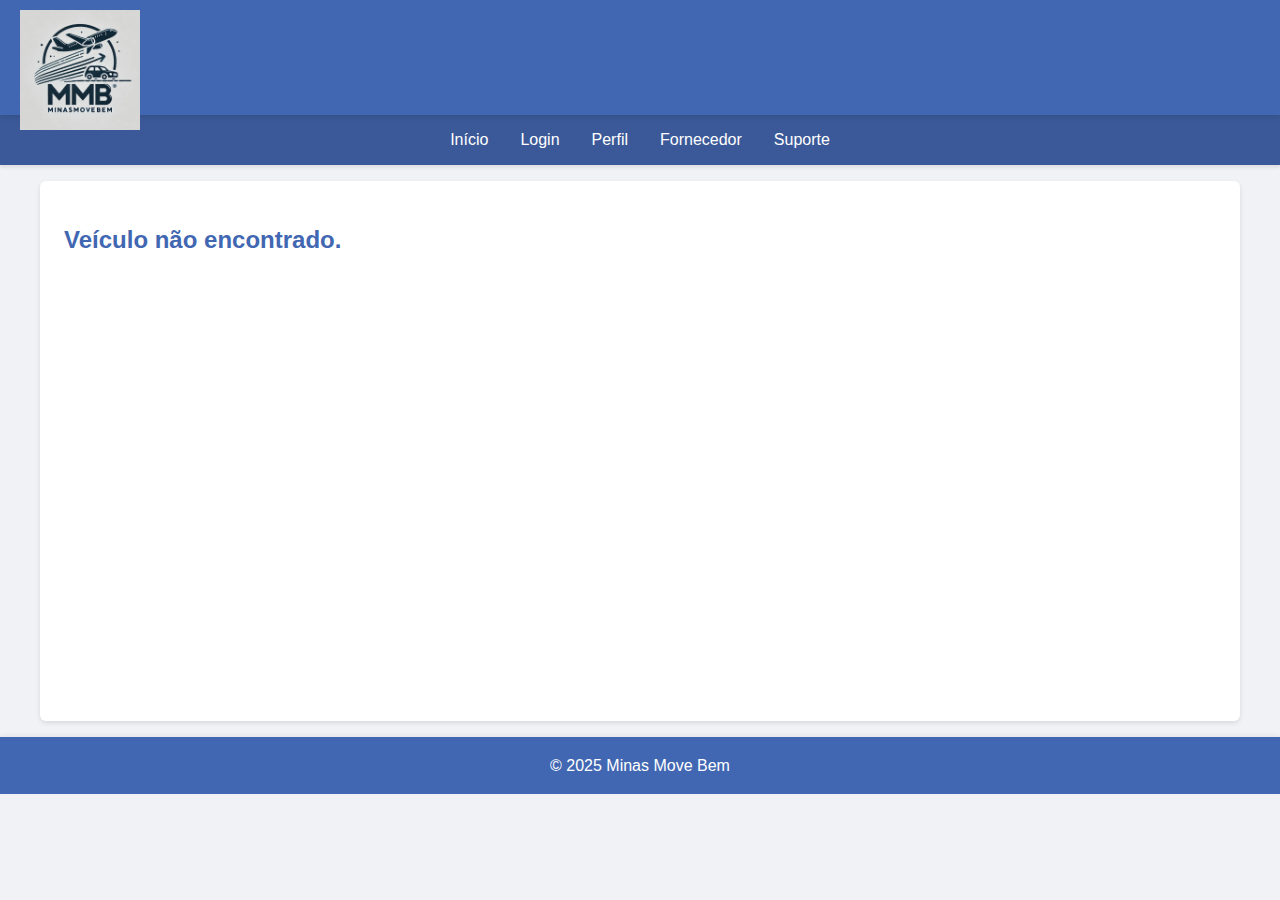
<file: vehicle-details.html>
<!DOCTYPE html>
<html lang="pt-BR">
<head>
  <meta charset="UTF-8">
  <title>Detalhes do Veículo - Minas Move Bem</title>
  <link rel="stylesheet" href="style.css">
</head>
<body onload="loadVehicleDetails()">
<header>
  <img src="img/logo.png" alt="Minas Move Bem Logo" class="logo">
  <h1>Detalhes do Veículo</h1>
</header>
<nav>
  <a href="index.html">Início</a>
  <a href="login.html">Login</a>
  <a href="profile.html">Perfil</a>
  <a href="supplier.html">Fornecedor</a>
  <a href="suporte.html">Suporte</a>
</nav>
<div class="container" id="detailsContainer">
  <!-- Detalhes do veículo serão carregados aqui -->
</div>
<footer>
  <p>&copy; 2025 Minas Move Bem</p>
</footer>

<script src="script.js"></script>
<script>
  function loadVehicleDetails() {
    const urlParams = new URLSearchParams(window.location.search);
    const vehicleId = urlParams.get('id');
    const vehicle = getVehicleById(vehicleId);
    const container = document.getElementById('detailsContainer');

    if (!vehicle) {
      container.innerHTML = "<h2>Veículo não encontrado.</h2>";
      return;
    }

    const pricePerDay = parsePriceToNumber(vehicle.price);
    const rentalDays = Number(localStorage.getItem("rentalDays") || 1);
    const total = pricePerDay * rentalDays;

    let html = `
        <div class="card">
          <img src="${vehicle.photo || 'https://via.placeholder.com/300x200?text=Veículo'}" alt="${vehicle.name}" style="max-width:300px; border-radius:4px; margin-bottom:10px;">
          <h2>${vehicle.name}</h2>
          <p><strong>Categoria:</strong> ${vehicle.category}</p>
          <p><strong>Preço:</strong> ${vehicle.price} (R$ ${pricePerDay}/dia)</p>
          <p><strong>Total estimado:</strong> R$ ${total}</p>
          <p><strong>Status:</strong> ${vehicle.status}</p>
          <p><strong>Descrição:</strong> ${vehicle.description}</p>
        </div>
      `;

    const user = getLoggedUser();
    if (vehicle.status === "Disponível") {
      if (user) {
        html += `<a href="payment.html?id=${vehicle.id}" class="button">Alugar/Pagar</a>`;
      } else {
        html += `<p>Você precisa estar logado para alugar este veículo.</p>`;
      }
    } else {
      html += `<p style="color:red;">Este veículo não está disponível para aluguel no momento.</p>`;
    }

    // Seção de avaliações
    html += `<h3>Avaliações</h3>`;
    const reviews = getReviewsByVehicle(vehicleId);
    if (reviews && reviews.length > 0) {
      html += `<ul class="review-list">`;
      reviews.forEach(r => {
        // Buscando o nome do usuário que avaliou:
        const allUsers = getData('users');
        const reviewer = allUsers.find(u => u.id == r.userId);
        html += `
            <li style="border:1px solid #ccc; padding:8px; margin-bottom:8px; border-radius:4px;">
              <p><strong>Usuário:</strong> ${reviewer ? reviewer.name : "Desconhecido"}</p>
              <p><strong>Nota:</strong> ${r.rating}</p>
              <p><strong>Comentário:</strong> ${r.comment}</p>
            </li>
          `;
      });
      html += `</ul>`;
    } else {
      html += `<p>Nenhuma avaliação até o momento.</p>`;
    }

    container.innerHTML = html;
  }
</script>
</body>
</html>
</file>
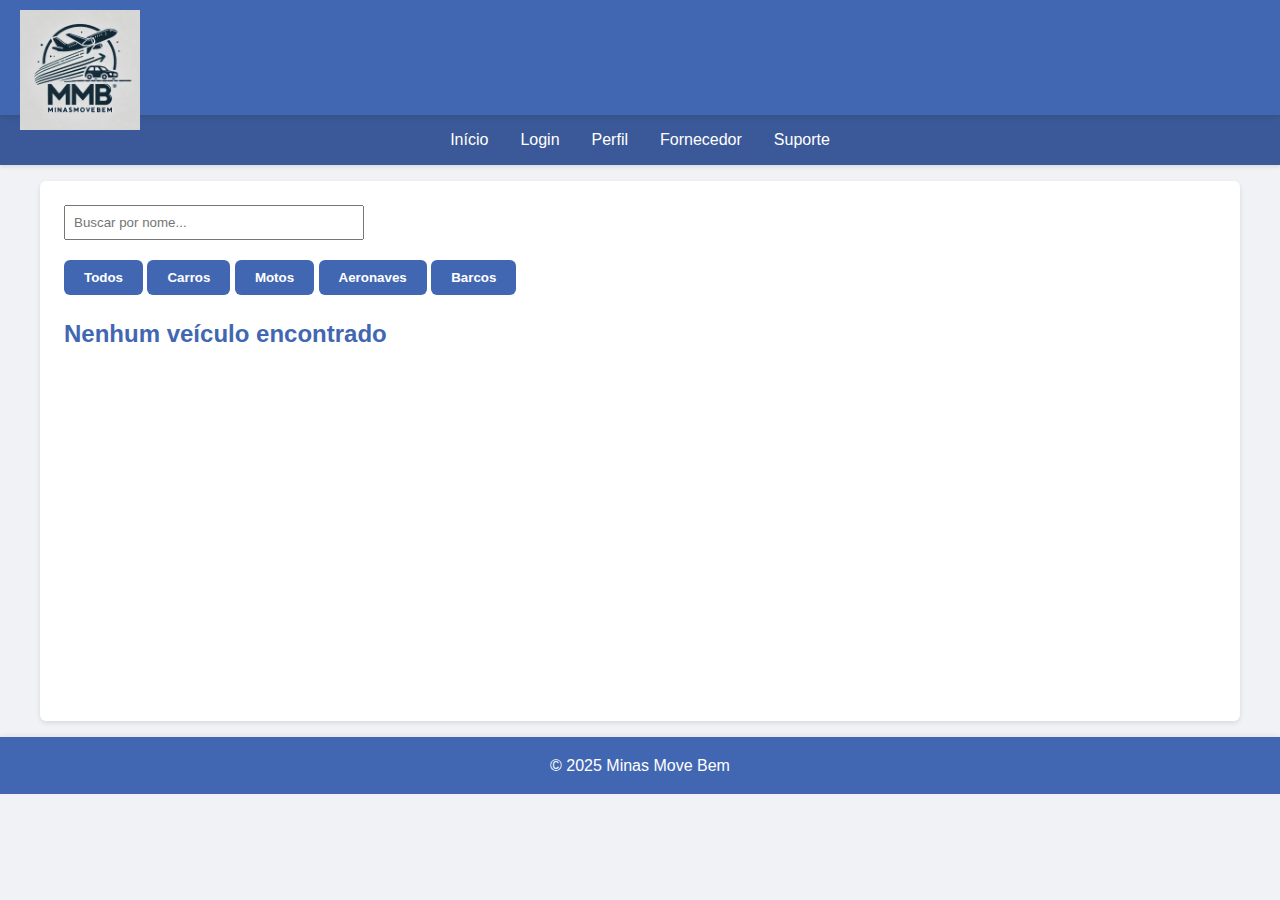
<file: vehicles.html>
<!DOCTYPE html>
<html lang="pt-BR">
<head>
  <meta charset="UTF-8" />
  <title>Veículos Disponíveis - Minas Move Bem</title>
  <link rel="stylesheet" href="style.css" />
</head>
<body onload="initVehiclesPage()">
<header>
  <img src="img/logo.png" alt="Minas Move Bem Logo" class="logo" />
  <h1>Veículos Disponíveis</h1>
</header>
<nav>
  <a href="index.html" id="inicioLink">Início</a>
  <a href="login.html" id="loginLink">Login</a>
  <a href="profile.html">Perfil</a>
  <a href="supplier.html">Fornecedor</a>
  <a href="admin.html" id="adminLink" style="display:none;">ADM</a>
  <a href="myrentals.html" id="myRentalsLink" style="display:none;">Meus Aluguéis</a>
  <a href="suporte.html">Suporte</a>
</nav>

<div class="container">
  <!-- Campo de busca e filtros -->
  <div style="margin-bottom: 20px;">
    <input type="text" id="searchInput" placeholder="Buscar por nome..." oninput="renderVehiclesByCategory()" style="padding: 8px; width: 100%; max-width: 300px;" />
    <div style="margin-top: 10px;">
      <button onclick="setFilter('todos')" class="button">Todos</button>
      <button onclick="setFilter('carro')" class="button">Carros</button>
      <button onclick="setFilter('moto')" class="button">Motos</button>
      <button onclick="setFilter('aéreo')" class="button">Aeronaves</button>
      <button onclick="setFilter('marítimo')" class="button">Barcos</button>
    </div>
  </div>
  <div id="vehiclesContainer"></div>
</div>

<footer>
  <p>&copy; 2025 Minas Move Bem</p>
</footer>

<script src="script.js"></script>
<script>
  let selectedCategory = "todos";

  function initVehiclesPage() {
    autoUpdateVehicleStatus();
    renderVehiclesByCategory();
  }

  function setFilter(category) {
    selectedCategory = category;
    renderVehiclesByCategory();
  }

  function getRentalDays() {
    const start = localStorage.getItem("startDate");
    const end = localStorage.getItem("endDate");
    if (!start || !end) return 1;
    const d1 = new Date(start);
    const d2 = new Date(end);
    const diffTime = d2 - d1;
    const diffDays = Math.ceil(diffTime / (1000 * 60 * 60 * 24));
    return diffDays > 0 ? diffDays : 1;
  }

  function renderVehiclesByCategory() {
    const user = getLoggedUser();
    if (user) {
      document.getElementById("loginLink").style.display = "none";
      if (user.isAdmin) {
        document.getElementById("adminLink").style.display = "inline-block";
      }
      document.getElementById("myRentalsLink").style.display = "inline-block";
    }

    const rentalDays = getRentalDays();
    localStorage.setItem("rentalDays", rentalDays);

    const searchTerm = document.getElementById("searchInput").value.toLowerCase();
    const vehicles = getAllVehicles();
    const container = document.getElementById("vehiclesContainer");
    container.innerHTML = "";

    // Filtra veículos de acordo com o termo de busca e filtro de categoria
    const filtered = vehicles.filter(v => {
      const matchName = v.name.toLowerCase().includes(searchTerm);
      const matchCategory = (selectedCategory === "todos" || v.category === selectedCategory);
      return matchName && matchCategory;
    });

    if (!filtered || filtered.length === 0) {
      container.innerHTML = "<h2>Nenhum veículo encontrado</h2>";
      return;
    }

    // Organiza os veículos por categoria (apenas para os que passaram no filtro)
    const categories = ["moto", "carro", "aéreo", "marítimo"];
    categories.forEach(cat => {
      const catVehicles = filtered.filter(v => v.category === cat);
      if (catVehicles.length === 0) return;
      let html = `<h2>${cat.toUpperCase()}</h2><ul class="item-list">`;
      catVehicles.forEach(v => {
        const pricePerDay = parsePriceToNumber(v.price);
        const totalPrice = pricePerDay * rentalDays;
        let itemClass = "";
        let statusMsg = "";
        let actionButton = "";
        if (v.status !== "Disponível") {
          itemClass = "unavailable";
          if (v.status === "Alugado" && v.rentUntil) {
            statusMsg = `<p style="color:red;">Disponível em ${v.rentUntil}</p>`;
          } else if (v.status.toLowerCase() === "em revisão") {
            statusMsg = `<p style="color:red;">Em Revisão</p>`;
          } else if (v.status.toLowerCase() === "mecânico") {
            statusMsg = `<p style="color:red;">No Mecânico</p>`;
          } else {
            statusMsg = `<p style="color:red;">Indisponível</p>`;
          }
          actionButton = `<a href="#" class="button" style="cursor: not-allowed;">Indisponível</a>`;
        } else {
          actionButton = `<a href="vehicle-details.html?id=${v.id}" class="button">Ver Detalhes</a>`;
        }
        html += `
            <li class="item ${itemClass}">
              <img src="${v.photo || 'https://via.placeholder.com/300x200?text=Veículo'}" alt="${v.name}">
              <p><strong>${v.name}</strong></p>
              <p>R$ ${pricePerDay}/dia</p>
              <p><strong>Total: R$ ${totalPrice}</strong></p>
              <p>Status: ${v.status}</p>
              ${statusMsg}
              ${actionButton}
            </li>
          `;
      });
      html += `</ul>`;
      container.innerHTML += html;
    });
  }
</script>
</body>
</html>
</file>
<file: style.css>
:root {
    --fb-blue: #4267B2;
    --fb-dark-blue: #3b5998;
    --background-color: #f0f2f5;
    --text-color: #1c1e21;
    --card-background: #fff;
    --accent-color: #42b72a;
    --border-radius: 6px;
    --transition-speed: 0.3s;
    --box-shadow: 0 2px 5px rgba(0,0,0,0.1);
    --font-family: "Helvetica", "Arial", sans-serif;
}

* {
    margin: 0;
    padding: 0;
    box-sizing: border-box;
    font-family: var(--font-family);
}

body {
    background-color: var(--background-color);
    color: var(--text-color);
    line-height: 1.6;
}

header {
    background: var(--fb-blue);
    color: #fff;
    padding: 1rem;
    text-align: center;
    position: relative;
    box-shadow: var(--box-shadow);
}
header img.logo {
    max-width: 120px;
    position: absolute;
    left: 20px;
    top: 10px;
}

nav {
    background: var(--fb-dark-blue);
    display: flex;
    justify-content: center;
    flex-wrap: wrap;
    box-shadow: 0 2px 4px rgba(0,0,0,0.1);
}
nav a {
    color: #fff;
    text-decoration: none;
    padding: 0.75rem 1rem;
    transition: background-color var(--transition-speed) ease;
}
nav a:hover {
    background: var(--fb-blue);
}

.container {
    max-width: 1200px;
    margin: 1rem auto;
    padding: 1.5rem;
    background: var(--card-background);
    box-shadow: var(--box-shadow);
    border-radius: var(--border-radius);
    min-height: 60vh;
}

h1, h2, h3 {
    margin: 1rem 0;
    color: var(--fb-blue);
    font-weight: 600;
}

form {
    margin-top: 1rem;
}
form label {
    display: block;
    margin: 0.5rem 0 0.2rem;
    font-weight: bold;
    font-size: 0.95rem;
    color: var(--text-color);
}
form input[type="text"],
form input[type="email"],
form input[type="password"],
form input[type="date"],
form input[type="time"],
form select,
form textarea {
    width: 100%;
    padding: 0.6rem;
    margin-bottom: 0.8rem;
    border: 1px solid #ddd;
    border-radius: var(--border-radius);
    transition: border-color var(--transition-speed) ease;
}
form input:focus,
form select:focus,
form textarea:focus {
    outline: none;
    border-color: var(--fb-blue);
}
form button {
    display: inline-block;
    padding: 0.6rem 1.2rem;
    background: var(--fb-blue);
    color: #fff;
    border: none;
    border-radius: var(--border-radius);
    cursor: pointer;
    transition: background var(--transition-speed) ease;
    font-weight: bold;
}
form button:hover {
    background: var(--fb-dark-blue);
}

.button {
    background-color: var(--fb-blue);
    color: #fff !important;
    padding: 10px 20px;
    border: none;
    border-radius: var(--border-radius);
    text-decoration: none;
    font-weight: bold;
    display: inline-block;
    margin-top: 10px;
    text-align: center;
    transition: background-color var(--transition-speed) ease;
}
.button:hover {
    background-color: var(--fb-dark-blue);
    color: #fff !important;
}

.item-list {
    list-style: none;
    margin: 1rem;
    padding: 0;
    display: flex;
    flex-wrap: wrap;
    gap: 1rem;
    justify-content: center;
}
.item {
    background: #fff;
    padding: 0.8rem;
    border-radius: var(--border-radius);
    text-align: center;
    width: 280px;
    min-height: 200px;
    display: flex;
    flex-direction: column;
    justify-content: space-between;
    box-shadow: 0 1px 3px rgba(0,0,0,0.08);
    transition: box-shadow var(--transition-speed) ease;
}
.item:hover {
    box-shadow: 0 3px 6px rgba(0,0,0,0.12);
}
.item img {
    width: 100%;
    height: auto;
    border-radius: var(--border-radius);
    margin-bottom: 0.5rem;
}
.item a {
    text-decoration: none;
    font-weight: bold;
    transition: color var(--transition-speed) ease;
}
.item a:hover {
    color: #fff; /* ou var(--fb-dark-blue), dependendo do que preferir */
}

/* Força texto branco e obedece background */
.item .button {
    color: #fff !important;
    background-color: var(--fb-blue);
}
.item .button:hover {
    background-color: var(--fb-dark-blue);
    color: #fff !important;
}

/* Veículo indisponível => grayscale e sem clique */
.item.unavailable img {
    filter: grayscale(100%);
    opacity: 0.7;
}
.item.unavailable .button {
    pointer-events: none;
    background-color: #999 !important;
    opacity: 0.6;
    cursor: not-allowed;
    color: #fff !important;
}

.card {
    background: #fff;
    border-radius: var(--border-radius);
    padding: 1rem;
    margin-bottom: 1rem;
    box-shadow: 0 1px 3px rgba(0,0,0,0.05);
}
.card img {
    max-width: 100%;
    border-radius: var(--border-radius);
}

footer {
    background: var(--fb-blue);
    color: #fff;
    text-align: center;
    padding: 1rem;
    margin-top: 1rem;
    box-shadow: 0 -2px 4px rgba(0,0,0,0.05);
}

@media (max-width: 768px) {
    nav {
        flex-direction: column;
        align-items: center;
    }
    header img.logo {
        position: static;
        margin-bottom: 0.5rem;
    }
    .item {
        width: 100%;
        max-width: 400px;
    }
}

.home-container {
    display: flex;
    justify-content: center;
    align-items: center;
    min-height: 100vh;
    background-color: var(--background-color);
    padding: 2rem;
}
.left-col {
    flex: 1;
    max-width: 600px;
    padding: 40px;
    text-align: left;
}
.left-col h1 {
    font-size: 48px;
    color: var(--fb-blue);
    margin-bottom: 20px;
}
.left-col p {
    font-size: 20px;
    color: var(--text-color);
    line-height: 1.5;
    margin-bottom: 10px;
}
.right-col {
    flex: 1;
    max-width: 400px;
    padding: 40px;
}
.login-box {
    background-color: var(--card-background);
    padding: 20px;
    border-radius: var(--border-radius);
    box-shadow: var(--box-shadow);
}
.login-box h2 {
    margin-bottom: 20px;
    font-size: 28px;
    color: var(--fb-blue);
    text-align: center;
}
.login-box label {
    display: block;
    font-weight: bold;
    margin: 10px 0 5px;
}
.login-box input[type="email"],
.login-box input[type="password"] {
    width: 100%;
    padding: 12px;
    margin-bottom: 10px;
    border: 1px solid #ddd;
    border-radius: var(--border-radius);
    font-size: 14px;
    transition: border var(--transition-speed) ease;
}
.login-box input:focus {
    border-color: var(--fb-blue);
}
.login-box button {
    width: 100%;
    padding: 14px;
    background-color: var(--fb-blue);
    color: #fff;
    border: none;
    border-radius: var(--border-radius);
    font-size: 16px;
    font-weight: bold;
    cursor: pointer;
    margin-bottom: 10px;
    transition: background-color var(--transition-speed) ease;
}
.login-box button:hover {
    background-color: var(--fb-dark-blue);
}
.login-box a {
    color: #1877f2;
    text-decoration: none;
    display: inline-block;
    margin-top: 8px;
    font-size: 14px;
}
.divider {
    text-align: center;
    margin: 10px 0;
    color: #a5a5a5;
    font-size: 12px;
}
.create-account-btn {
    width: auto;
    background-color: var(--accent-color);
    transition: background-color var(--transition-speed) ease;
}
.create-account-btn:hover {
    background-color: #36a420;
}
@media (max-width: 768px) {
    .home-container {
        flex-direction: column;
        padding: 20px;
    }
    .left-col {
        max-width: 100%;
        padding: 20px;
        text-align: center;
    }
    .left-col h1 {
        font-size: 32px;
    }
    .left-col p {
        font-size: 18px;
    }
    .right-col {
        max-width: 100%;
        padding: 20px;
    }
    .login-box {
        margin: 0 auto;
        width: 100%;
        max-width: 400px;
    }
}
</file>
